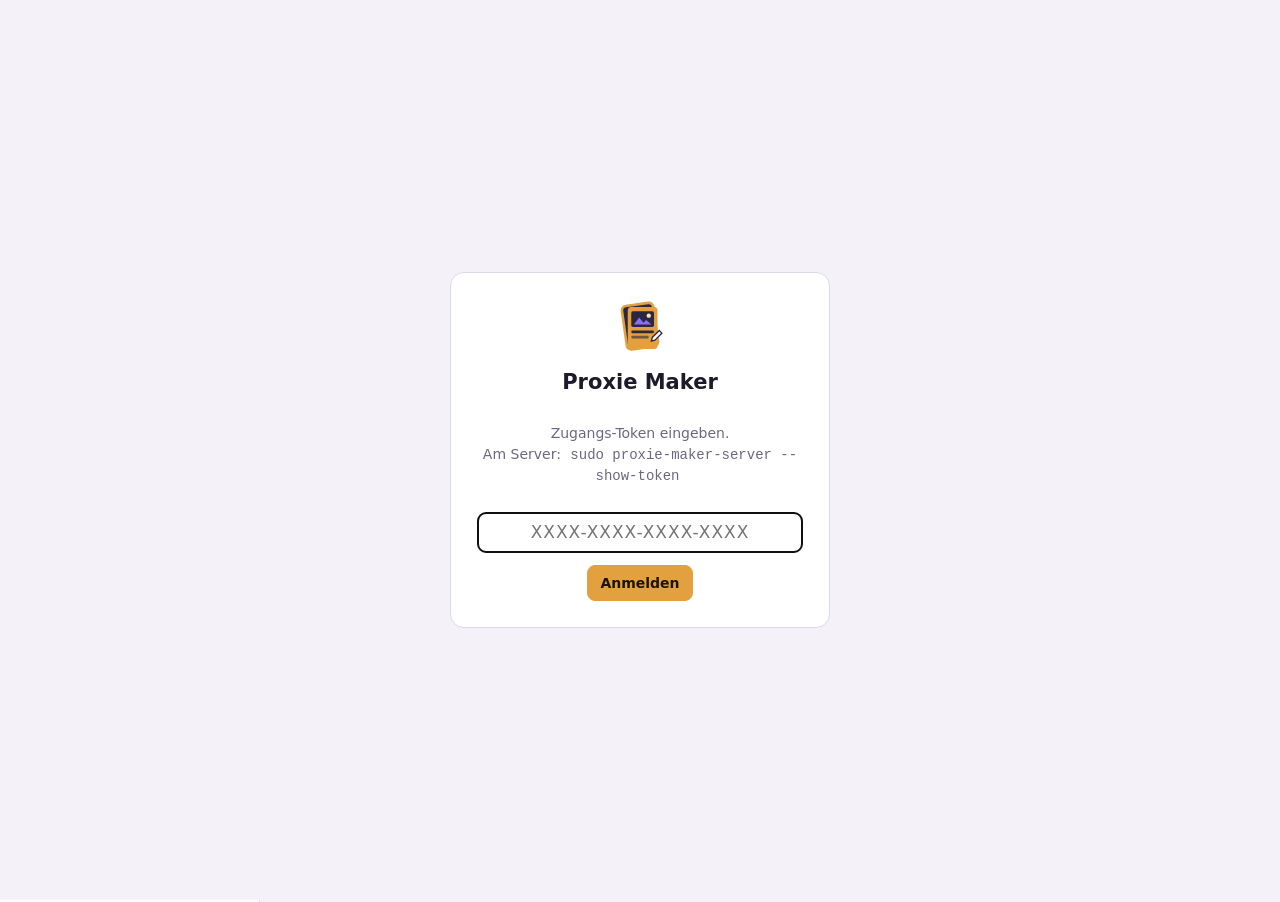
<file: mtgcards/web/proxies/index.html>
<!doctype html>
<html lang="de">
<head>
<meta charset="utf-8">
<meta name="viewport" content="width=device-width, initial-scale=1">
<meta name="theme-color" content="#16141f">
<title>Proxie Maker</title>
<link rel="icon" href="icon.svg">
<link rel="manifest" href="manifest.json">
<link rel="stylesheet" href="style.css">
</head>
<body>
<header class="topbar">
  <button class="btn icon only-mobile" id="btn-side" title="Drucklisten">☰</button>
  <div class="brand"><img src="icon.svg" alt=""><span class="hide-mobile">Proxie Maker</span></div>
  <nav class="tabs"><button data-tab="list" class="active">Drucklisten</button><button data-tab="deck">Decks</button></nav>
  <span class="spacer"></span>
  <span class="muted small hide-mobile">Proxies nur für den Eigengebrauch</span>
  <button class="btn icon" id="btn-settings" title="Einstellungen">⚙</button>
</header>

<div class="layout">
  <aside class="sidebar" id="sidebar">
    <div class="row"><h3 id="side-title">Drucklisten</h3><span class="spacer"></span><button class="btn small primary" id="btn-new">＋ Neu</button></div>
    <div id="project-list" class="project-list"></div>
  </aside>
  <main class="content" id="main"></main>
</div>

<div id="login" class="login hidden">
  <form class="login-box" id="login-form">
    <img src="icon.svg" alt="" width="56">
    <h2>Proxie Maker</h2>
    <p class="muted">Zugangs-Token eingeben.<br>Am Server: <code>sudo proxie-maker-server --show-token</code></p>
    <input id="login-token" placeholder="XXXX-XXXX-XXXX-XXXX" autocomplete="off" autocapitalize="characters">
    <button class="btn primary">Anmelden</button>
  </form>
</div>

<div id="toasts" class="toasts"></div>
<script src="app.js"></script>
<script src="editor.js"></script>
</body>
</html>
</file>
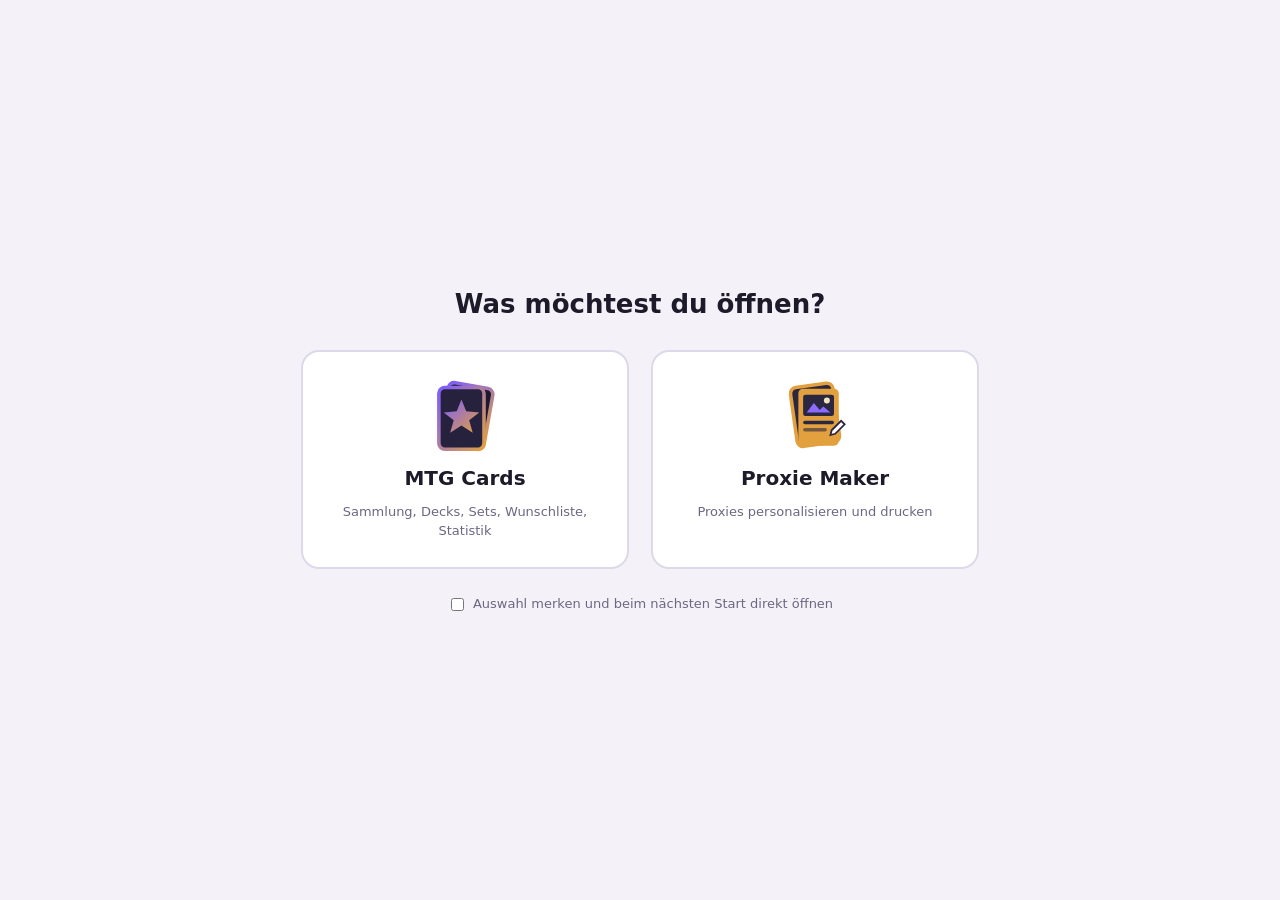
<file: mtgcards/web/start.html>
<!doctype html>
<html lang="de">
<head>
<meta charset="utf-8">
<meta name="viewport" content="width=device-width, initial-scale=1">
<title>MTG Cards – Start</title>
<link rel="icon" href="icon.svg">
<style>
  :root { --bg: #12111a; --panel: #22202f; --line: #34314a; --text: #ece9f7; --muted: #9a95b3; color-scheme: dark; }
  @media (prefers-color-scheme: light) { :root { --bg: #f4f2f8; --panel: #fff; --line: #ddd9e8; --text: #1d1a29; --muted: #6c6782; color-scheme: light; } }
  body { margin: 0; min-height: 100vh; display: flex; flex-direction: column; align-items: center; justify-content: center;
    gap: 26px; background: var(--bg); color: var(--text); font: 15px/1.45 system-ui, -apple-system, "Segoe UI", sans-serif; padding: 20px; box-sizing: border-box; }
  h1 { margin: 0; font-size: 26px; }
  .tiles { display: flex; gap: 22px; flex-wrap: wrap; justify-content: center; }
  a.tile { width: 280px; padding: 26px 22px; border-radius: 18px; background: var(--panel); border: 2px solid var(--line);
    color: inherit; text-decoration: none; display: flex; flex-direction: column; gap: 10px; align-items: center; text-align: center;
    transition: transform .12s, border-color .12s; }
  a.tile:hover, a.tile:focus { transform: translateY(-3px); border-color: var(--c); outline: none; }
  a.tile img { width: 76px; height: 76px; }
  a.tile b { font-size: 20px; }
  a.tile span { color: var(--muted); font-size: 13px; }
  label { color: var(--muted); font-size: 13px; display: flex; gap: 6px; align-items: center; }
</style>
</head>
<body>
  <h1>Was möchtest du öffnen?</h1>
  <div class="tiles">
    <a class="tile" id="t-mtg" href="/" style="--c:#8b6cff"><img src="icon.svg" alt=""><b>MTG Cards</b>
      <span>Sammlung, Decks, Sets, Wunschliste, Statistik</span></a>
    <a class="tile" id="t-pm" href="/proxies/" style="--c:#e2a03f"><img src="proxies/icon.svg" alt=""><b>Proxie Maker</b>
      <span>Proxies personalisieren und drucken</span></a>
  </div>
  <label><input type="checkbox" id="remember"> Auswahl merken und beim nächsten Start direkt öffnen</label>
<script>
  "use strict";
  const ls = (k, v) => { try { if (v === undefined) return localStorage.getItem(k); localStorage.setItem(k, v); } catch (_) { /* privat */ } return null; };
  const m = location.hash.match(/token=([^&]+)/);
  const token = m ? decodeURIComponent(m[1]) : (ls("mtg-token") || "");
  if (m) { ls("mtg-token", token); ls("pm-token", token); }
  const hash = token ? "#token=" + encodeURIComponent(token) : "";
  document.getElementById("t-mtg").href = "/" + hash;
  document.getElementById("t-pm").href = "/proxies/" + hash;
  const remembered = ls("start-choice");
  if (remembered && !location.search.includes("menu")) location.replace((remembered === "pm" ? "/proxies/" : "/") + hash);
  document.getElementById("remember").checked = !!remembered;
  document.getElementById("remember").onchange = (e) => { if (!e.target.checked) ls("start-choice", ""); };
  for (const [id, v] of [["t-mtg", "mtg"], ["t-pm", "pm"]]) {
    document.getElementById(id).addEventListener("click", () => { if (document.getElementById("remember").checked) ls("start-choice", v); });
  }
</script>
</body>
</html>
</file>
<file: mtgcards/web/proxies/style.css>
:root {
  --bg: #12111a; --bg2: #1b1a26; --panel: #22202f; --line: #34314a; --text: #ece9f7; --muted: #9a95b3;
  --accent: #e2a03f; --accent2: #8b6cff; --danger: #e5484d; --ok: #3fb950; --radius: 10px;
  color-scheme: dark;
}
@media (prefers-color-scheme: light) {
  :root { --bg: #f4f2f8; --bg2: #ffffff; --panel: #ffffff; --line: #ddd9e8; --text: #1d1a29; --muted: #6c6782;
    color-scheme: light; }
}
* { box-sizing: border-box; }
html, body { margin: 0; height: 100%; }
body { background: var(--bg); color: var(--text); font: 14px/1.45 system-ui, -apple-system, "Segoe UI", Roboto, sans-serif; }
h2, h3 { margin: 0; }
.hidden { display: none !important; }
.muted { color: var(--muted); }
.small { font-size: 12px; }
.spacer { flex: 1; }
.row { display: flex; gap: 8px; align-items: center; flex-wrap: wrap; }
input, select, textarea { background: var(--bg2); color: var(--text); border: 1px solid var(--line); border-radius: 8px;
  padding: 7px 9px; font: inherit; max-width: 100%; }
input[type=range] { padding: 0; width: 100%; accent-color: var(--accent); }
input[type=color] { padding: 2px; width: 44px; height: 32px; }
input[type=checkbox] { accent-color: var(--accent); }
label { display: flex; flex-direction: column; gap: 4px; font-size: 12px; color: var(--muted); }
label.check { flex-direction: row; align-items: center; gap: 6px; color: var(--text); font-size: 14px; }
code { background: var(--bg2); padding: 1px 5px; border-radius: 4px; }
.btn { background: var(--panel); color: var(--text); border: 1px solid var(--line); border-radius: 8px; padding: 7px 12px;
  cursor: pointer; font: inherit; display: inline-flex; gap: 6px; align-items: center; text-decoration: none; white-space: nowrap; }
.btn:hover { border-color: var(--accent); }
.btn.primary { background: var(--accent); border-color: var(--accent); color: #1b1300; font-weight: 600; }
.btn.danger { color: var(--danger); }
.btn.small { padding: 4px 8px; font-size: 12px; }
.btn.icon { padding: 6px 10px; }
.btn:disabled { opacity: .5; cursor: default; }

.topbar { display: flex; align-items: center; gap: 12px; padding: 10px 16px; border-bottom: 1px solid var(--line);
  background: var(--bg2); position: sticky; top: 0; z-index: 20; }
.brand { display: flex; align-items: center; gap: 8px; font-weight: 700; font-size: 17px; }
.brand img { width: 28px; }
.layout { display: flex; min-height: calc(100vh - 53px); }
.sidebar { width: 260px; border-right: 1px solid var(--line); padding: 14px; background: var(--bg2); flex-shrink: 0; }
.content { flex: 1; padding: 18px 22px; min-width: 0; }
.project-list { display: flex; flex-direction: column; gap: 4px; margin-top: 10px; }
.project-item { padding: 9px 10px; border-radius: 8px; cursor: pointer; border: 1px solid transparent; }
.project-item:hover { background: var(--panel); }
.project-item.active { border-color: var(--accent); background: var(--panel); }
.project-item .s { font-size: 12px; color: var(--muted); }
.only-mobile { display: none; }

.head { display: flex; align-items: center; gap: 10px; flex-wrap: wrap; margin-bottom: 12px; }
.stats { display: flex; gap: 10px; flex-wrap: wrap; margin-bottom: 12px; }
.stat { background: var(--panel); border: 1px solid var(--line); border-radius: var(--radius); padding: 8px 12px; }
.stat b { display: block; font-size: 18px; }
.stat.ok b { color: var(--ok); }
.addbar { display: flex; gap: 8px; flex-wrap: wrap; align-items: flex-end; background: var(--panel); border: 1px solid var(--line);
  border-radius: var(--radius); padding: 12px; margin-bottom: 14px; }
.addbar .grow { flex: 1; min-width: 200px; }
.addbar input.grow { width: 100%; }
.grid { display: grid; grid-template-columns: repeat(auto-fill, minmax(190px, 1fr)); gap: 16px; }
.card { background: var(--panel); border: 1px solid var(--line); border-radius: 12px; padding: 8px; display: flex;
  flex-direction: column; gap: 6px; position: relative; }
.card.reached { border-color: var(--ok); }
.card .img { position: relative; cursor: pointer; }
.card img { width: 100%; aspect-ratio: 63 / 88; object-fit: cover; border-radius: 8px; display: block; background: var(--bg2); }
.card .badges { position: absolute; top: 6px; right: 6px; display: flex; gap: 4px; flex-direction: column; align-items: flex-end; }
.card .sel { position: absolute; top: 6px; left: 6px; background: rgba(0,0,0,.6); border-radius: 6px; padding: 3px 5px; }
.pill { font-size: 11px; padding: 2px 7px; border-radius: 99px; background: rgba(0,0,0,.7); color: #fff; }
.pill.edit { background: var(--accent2); }
.pill.warn { background: #b7791f; }
.pill.ok { background: var(--ok); color: #fff; }
.card .name { font-weight: 600; overflow: hidden; text-overflow: ellipsis; white-space: nowrap; }
.card .meta { font-size: 12px; color: var(--muted); }
.card .meta a { color: inherit; }
.card .acts { display: flex; gap: 4px; align-items: center; flex-wrap: wrap; }
.qty { display: inline-flex; align-items: center; gap: 6px; }
.empty { text-align: center; padding: 50px 20px; color: var(--muted); }

dialog.modal { border: 1px solid var(--line); border-radius: 14px; background: var(--bg2); color: var(--text); padding: 0;
  width: min(640px, 96vw); max-height: 92vh; }
dialog.modal::backdrop { background: rgba(0,0,0,.6); }
.modal-body { padding: 18px; display: flex; flex-direction: column; gap: 12px; max-height: 92vh; overflow: auto; }
.modal-body header, .modal-body footer { display: flex; align-items: center; gap: 8px; }
.x { background: none; border: none; color: var(--muted); font-size: 24px; cursor: pointer; margin-left: auto; }
.list-pick { max-height: 55vh; overflow: auto; display: flex; flex-direction: column; gap: 4px; }
.pick { display: flex; align-items: center; gap: 10px; padding: 6px 8px; border-radius: 8px; cursor: pointer; border: 1px solid transparent;
  flex-direction: row; color: var(--text); font-size: 14px; }
.pick:hover { background: var(--panel); }
.pick.active { border-color: var(--accent); }
.pick img { width: 42px; border-radius: 3px; }

/* Editor */
dialog.editor { width: min(1280px, 98vw); height: 94vh; max-height: 94vh; }
.ed { display: grid; grid-template-columns: minmax(0, 1fr) 380px; height: 100%; }
.ed-preview { display: flex; flex-direction: column; align-items: center; justify-content: center; gap: 10px; padding: 14px;
  background: repeating-conic-gradient(var(--bg) 0 25%, var(--bg2) 0 50%) 0 0 / 24px 24px; min-height: 0; }
.ed-preview canvas { max-width: 100%; max-height: calc(94vh - 90px); border-radius: 14px; box-shadow: 0 10px 40px rgba(0,0,0,.5);
  touch-action: none; }
.ed-panel { border-left: 1px solid var(--line); display: flex; flex-direction: column; min-height: 0; }
.ed-scroll { overflow: auto; padding: 12px 14px; flex: 1; }
.ed-panel footer { padding: 10px 14px; border-top: 1px solid var(--line); display: flex; gap: 8px; flex-wrap: wrap; }
details.sec { border: 1px solid var(--line); border-radius: 10px; margin-bottom: 10px; background: var(--panel); }
details.sec > summary { padding: 9px 12px; cursor: pointer; font-weight: 600; }
details.sec > div { padding: 4px 12px 12px; display: flex; flex-direction: column; gap: 9px; }
.two { display: grid; grid-template-columns: 1fr 1fr; gap: 8px; }
.txt { border: 1px dashed var(--line); border-radius: 8px; padding: 8px; display: flex; flex-direction: column; gap: 6px; }

.toasts { position: fixed; bottom: 16px; right: 16px; display: flex; flex-direction: column; gap: 8px; z-index: 100; }
.toast { background: var(--panel); border: 1px solid var(--line); border-left: 4px solid var(--accent2); padding: 10px 14px;
  border-radius: 8px; box-shadow: 0 6px 20px rgba(0,0,0,.35); max-width: 420px; white-space: pre-line; }
.toast.ok { border-left-color: var(--ok); }
.toast.err { border-left-color: var(--danger); }
.login { position: fixed; inset: 0; background: var(--bg); display: flex; align-items: center; justify-content: center; z-index: 90; }
.login-box { background: var(--panel); border: 1px solid var(--line); border-radius: 14px; padding: 26px; display: flex;
  flex-direction: column; gap: 12px; align-items: center; width: min(380px, 92vw); text-align: center; }
.login-box input { width: 100%; text-align: center; font-size: 17px; letter-spacing: 1px; }

.tabs { display: flex; gap: 4px; }
.tabs button { background: none; border: none; color: var(--muted); font: inherit; font-weight: 600; padding: 7px 12px;
  border-radius: 8px; cursor: pointer; }
.tabs button.active { color: var(--text); background: var(--panel); box-shadow: inset 0 -2px 0 var(--accent); }
.deck-sec { margin-bottom: 18px; }
.deck-sec h3 { font-size: 15px; margin: 4px 0 8px; display: flex; gap: 8px; align-items: center; }
.deck-sec h3 .n { color: var(--muted); font-weight: 400; }
.grid.small { grid-template-columns: repeat(auto-fill, minmax(150px, 1fr)); gap: 12px; }
.grid.small .card { padding: 6px; }
.board-sel { font-size: 11px; padding: 2px 4px; }

@media (max-width: 860px) {
  .only-mobile { display: inline-flex; }
  .hide-mobile { display: none; }
  .sidebar { position: fixed; top: 53px; bottom: 0; left: 0; z-index: 30; transform: translateX(-100%); transition: transform .2s; }
  .sidebar.open { transform: none; box-shadow: 0 0 40px rgba(0,0,0,.6); }
  .content { padding: 12px; }
  .grid { grid-template-columns: repeat(auto-fill, minmax(150px, 1fr)); gap: 10px; }
  .ed { grid-template-columns: 1fr; grid-template-rows: 46% 54%; }
  .ed-preview canvas { max-height: calc(47vh - 40px); }
  .ed-panel { border-left: none; border-top: 1px solid var(--line); }
}
</file>
